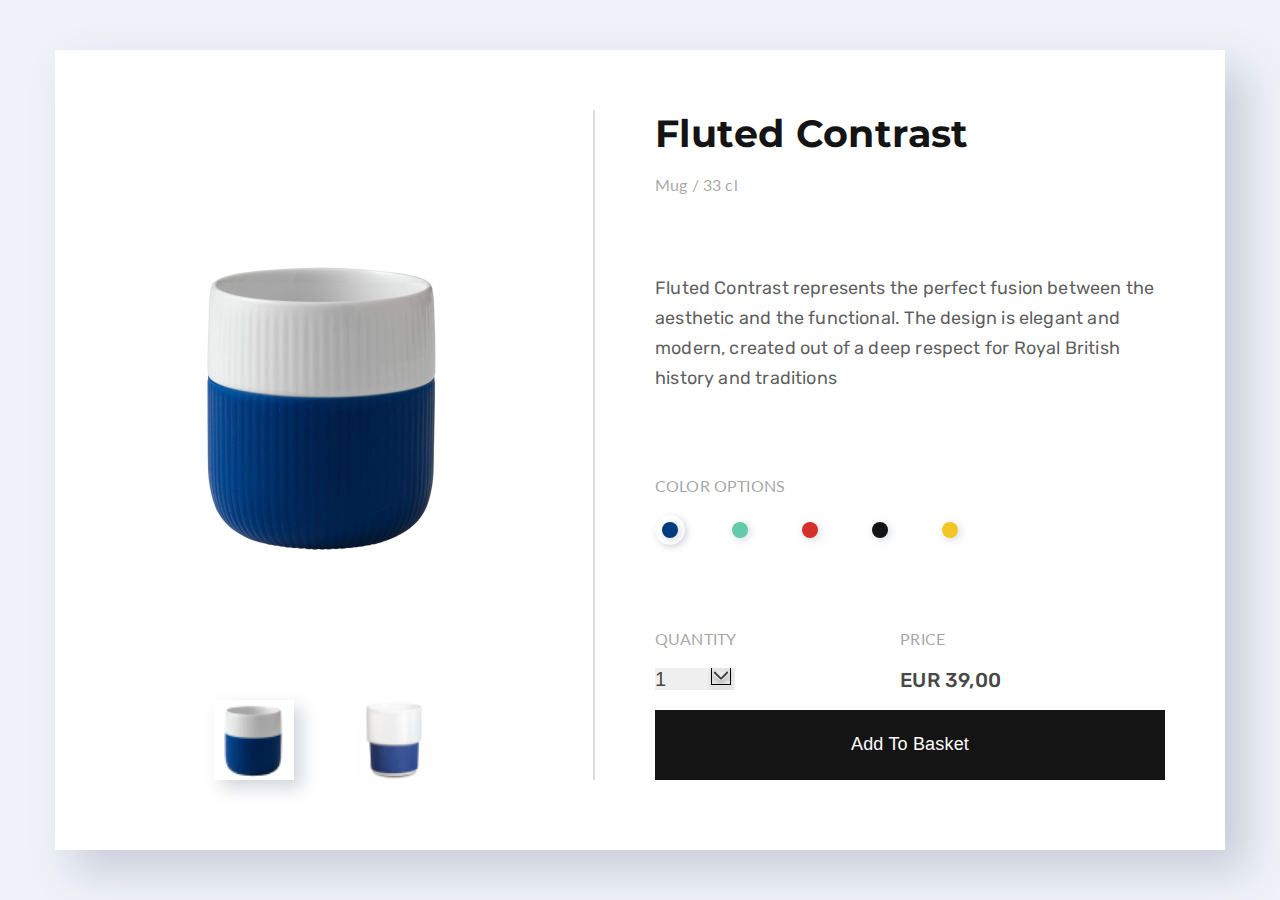
<file: HTML_CSS/lesson_1/index.html>
<!DOCTYPE html>
<html lang="en">

<head>
    <meta charset="UTF-8">
    <meta name="viewport" content="width=device-width, initial-scale=1.0">

    <link rel="preconnect" href="https://fonts.googleapis.com">
    <link rel="preconnect" href="https://fonts.gstatic.com" crossorigin>
    <link href="https://fonts.googleapis.com/css2?family=Lato&family=Montserrat:wght@700&family=Rubik:wght@400;500&display=swap" rel="stylesheet">
    
    <link rel="stylesheet" href="./style.css">
    <title>Awesome markup</title>
</head>
    <body>
        <section>
            <div class="card">
                <div class="product-image-block">
                    <div class="main-image-wrapper">
                        <img class="main-image" src="./images/main-image.png" alt="">                     
                    </div>
                    <div class="preview-wrapper">
                        <div class="preview selected">
                            <img src="./images/image-1.png" alt="">
                        </div>
                        <div class="preview">
                            <img src="./images/image-2.png" alt="">
                        </div>
                    </div>
                </div>
                <div class="product-info-block">
                    <h1 class="main-title">Fluted Contrast</h1>
                    <span class="subtitle">Mug / 33 cl</span>
                    <p class="text">Fluted Contrast represents the perfect fusion between the aesthetic and the functional. The design is elegant and modern, created out of a deep respect for Royal British history and traditions</p>

                    <div class="colors">
                        <h2 class="title">Color options</h2>
                        <ul class="colorsList">
                            <li class="selected">
                                <div class="circle blue"></div>
                            </li>
                            <li>
                                <div class="circle green"></div>
                            </li>
                            <li>
                                <div class="circle red"></div>
                            </li>
                            <li>
                                <div class="circle black"></div>
                            </li>
                            <li>
                                <div class="circle yellow"></div>
                            </li>
                        </ul>
                    </div>
                    <div class="wrapper">
                        <div>
                            <h2 class="title">quantity</h2>
                            <select class="quantity" name="quantity" id="quantity" >
                                <option value="1">1</option>
                                <option value="2">2</option>
                                <option value="3">3</option>
                            </select>
                        </div>
                        <div>
                            <h2 class="title">Price</h2>
                            <span class="price">eur 39,00</span>
                        </div>
                    </div> 
                    <button class="btn">Add To Basket</button>
                </div>
            </div>
        </section>
    </body>
</html>
</file>
<file: HTML_CSS/lesson_1/style.css>
/* =================== Общие стили =================== */
* {
    margin: 0;
    padding: 0;
    box-sizing: border-box;
  }
  body {
    font-style: normal;
    line-height: normal;
    font-family: Rubik, sans-serif;
  }
  ul {
    list-style: none;
  }
  section {
    display: flex;
    justify-content: center;
    align-items: center;
    background: #eff2f9;
    height: 100vh;
  }
  .card {
    display: flex;
    width: 1170px;
    height: 800px;
    background: #fff;
    box-shadow: 20px 20px 40px 0px rgba(81, 91, 117, 0.25);
    padding: 60px 0 70px;
  }
  /* =================== Cтили для левой части =================== */
  .product-image-block {
    display: flex;
    flex-direction: column;
    justify-content: center;
    align-items: center;
    border-right: 2px solid rgba(20, 20, 20, 0.15);
    min-width: 540px;
  }
  .main-image-wrapper{
    flex-grow: 1;
    display: flex;
    justify-content: center;
    align-items: center;
  }
  .preview-wrapper{
    display: flex;
    justify-content: center;
    gap: 60px;
  }
  .preview {
    display: flex;
    justify-content: center;
    width: 80px;
    height: 80px;
    cursor: pointer;
    transition: 0.2s ;
  }
  .preview.selected,
  .preview:hover{
    box-shadow: 8px 8px 16px 0px rgba(81, 91, 117, 0.25);
  }
  /* =================== Cтили для правой части =================== */
  .product-info-block {
    display: flex;
    flex-direction: column;
    justify-content: space-between;
    padding:0 60px;
  }
  .main-title {
    color: #141414;
    font-family: Montserrat;
    font-size: 38px;
    font-weight: 700;
    letter-spacing: 0.38px;
  }
  .subtitle {
    color: rgba(20, 20, 20, 0.40);
    font-family: Lato;
    font-size: 16px;
    font-weight: 400;
    letter-spacing: 0.16px;
    margin-bottom: 60px;
  }
  .text {
    color: rgba(20, 20, 20, 0.70);
    font-size: 18px;
    font-weight: 400;
    line-height: 30px; /* 166.667% */
    letter-spacing: 0.18px;
    margin-bottom: 65px;
  }
  .colorsList{
    display: flex;
    align-items: center;
    gap: 40px;
  }
  .colors {
    margin-bottom: 65px;
  }
  .title {
    color: rgba(20, 20, 20, 0.40);
    font-family: Lato;
    font-size: 16px;
    font-weight: 400;
    letter-spacing: 0.16px;
    text-transform: uppercase;
    margin-bottom: 20px;
  }
  .circle {
    width: 16px;
    height: 16px;
    filter: drop-shadow(2px 2px 4px rgba(81, 91, 117, 0.25));
    border-radius: 50%;
  }
  .blue {
    background-color: #013C7D;
  }
  .green {
    background-color: #63CBA7;
  }
  .red {
    background-color: #D52F29;
  }
  .black {
    background-color: #141414;
  }
  .yellow {
    background-color: #F2C723;
  }
  li {
    width: 30px;
    height: 30px;
    padding: 7px;
    border-radius: 50%;
    cursor: pointer;
    transition: 0.3s;
  } 
  li.selected,
  li:hover {
    box-shadow: 2px 2px 6px 0px rgba(81, 91, 117, 0.25);
  } 
  .wrapper{
    display: flex;
  }
  .wrapper > div {
    flex-grow: 1;
}
  .quantity {
    width: 80px;
    font-size: 20px;
    font-weight: 500;
    color: rgba(20, 20, 20, 0.8);
    border: none;
    appearance: none;
    background-image: url("./images/selectArrow.svg");
    background-repeat: no-repeat;
    background-position: right 0 top 50%;
    cursor: pointer;
  }
  .price {
    color: rgba(20, 20, 20, 0.80);
    font-size: 20px;
    font-weight: 500;
    letter-spacing: 0.2px;
    text-transform: uppercase;
  }
  .btn {
    height: 70px;
    width: 100%;
    background: #141414;
    color: #FFF;
    font-size: 18px;
    font-weight: 500;
    letter-spacing: 0.18px;
    border: none;
    cursor: pointer;
    transition: background-color 1.2s, border-radius 1.2s ;
  } 
  .btn:hover {
  background-color:rgba(29, 25, 25, 0.116) ;
  border-radius: 30px;
  color:blue;
  }
</file>
